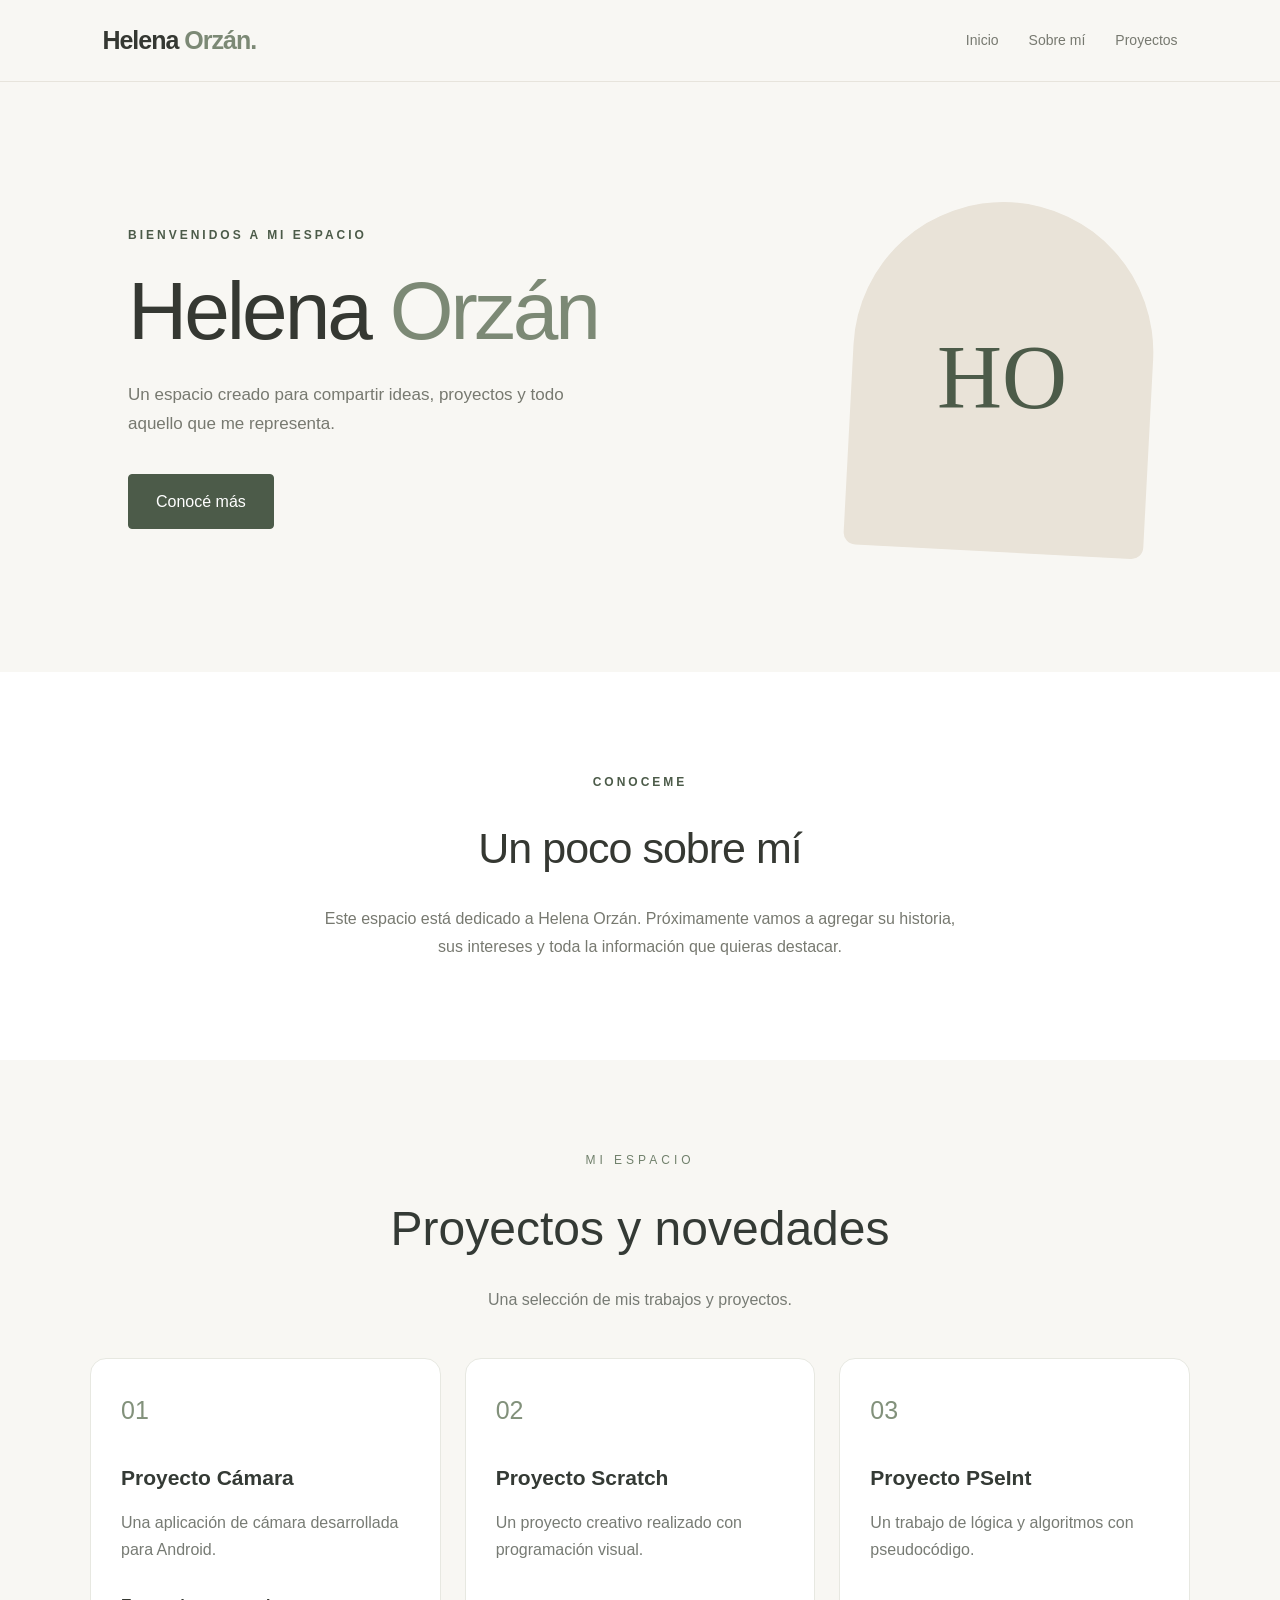
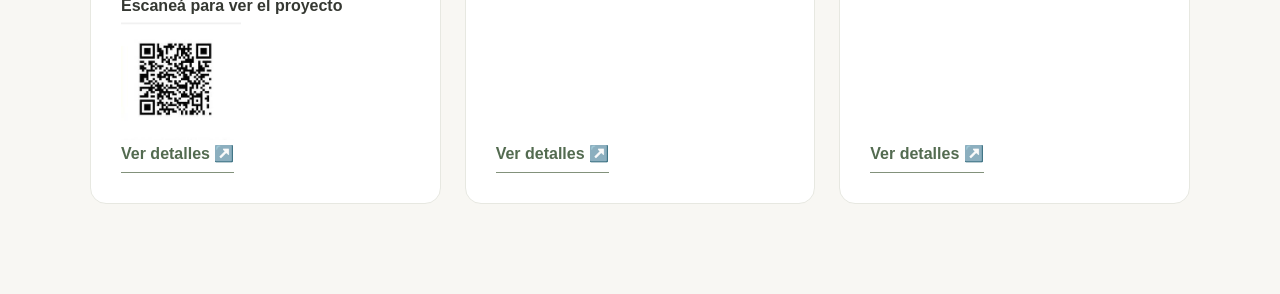
<file: index.htm>
<!DOCTYPE html>
<html lang="es">
<head>
<meta charset="UTF-8">
<meta name="viewport" content="width=device-width, initial-scale=1.0">
<meta name="description" content="Página web de Helena Orzán">
<title>Helena Orzán | Página oficial</title>
<link rel="stylesheet" href="styles.css">
</head>
<body>
<header class="header">
<a href="#inicio" class="logo">Helena <span>Orzán.</span></a>
<button class="menu-toggle" id="menuToggle"
aria-label="Abrir menú" aria-expanded="false">
☰
</button>
<nav class="nav" id="nav">
<a href="#inicio">Inicio</a>
<a href="#sobre-mi">Sobre mí</a>
<a href="#proyectos">Proyectos</a>
</nav>
</header>
<main>
<section class="hero" id="inicio">
<div class="hero-content">
<p class="eyebrow">BIENVENIDOS A MI ESPACIO</p>
<h1>Helena <span>Orzán</span></h1>
<p class="hero-text">
Un espacio creado para compartir ideas, proyectos
y todo aquello que me representa.
</p>
<a href="#sobre-mi" class="btn">Conocé más</a>
</div>
<div class="hero-decoration" aria-hidden="true">
<span>HO</span>
</div>
</section>
<section class="section about" id="sobre-mi">
<p class="eyebrow">CONOCEME</p>
<h2>Un poco sobre mí</h2>
<p class="section-text">
Este espacio está dedicado a Helena Orzán.
Próximamente vamos a agregar su historia,
sus intereses y toda la información que quieras destacar.
</p>
</section>
<section id="proyectos" class="proyectos">
  <div class="proyectos-contenido">
    <p class="etiqueta">MI ESPACIO</p>
    <h2>Proyectos y novedades</h2>
    <p class="intro">
      Una selección de mis trabajos y proyectos.
    </p>

    <div class="lista-proyectos">

     
      <article class="tarjeta-proyecto">
        <span class="numero">01</span>
        <h3>Proyecto Cámara</h3>
        <p>Una aplicación de cámara desarrollada para Android.</p>
              <h4>Escaneá para ver el proyecto</h4>
        <img
          src="imagenes/qr-camara.jpeg"
          alt="QR del Proyecto Cámara"
          style="width:120px; height:auto;"
        >
        <a class="boton-detalles" href="camara.html">
          Ver detalles ↗️
        </a>
      </article>


      <article class="tarjeta-proyecto">
        <span class="numero">02</span>
        <h3>Proyecto Scratch</h3>
        <p>Un proyecto creativo realizado con programación visual.</p>
        <a class="boton-detalles"
           href="https://scratch.mit.edu/"
           target="_blank"
           rel="noopener noreferrer">
          Ver detalles ↗️
        </a>
      </article>

      <article class="tarjeta-proyecto">
        <span class="numero">03</span>
        <h3>Proyecto PSeInt</h3>
        <p>Un trabajo de lógica y algoritmos con pseudocódigo.</p>
        <a class="boton-detalles"
           href="https://pseint.sourceforge.net/"
           target="_blank"
           rel="noopener noreferrer">
          Ver detalles ↗️
        </a>
      </article>

    </div>
  </div>
</section>
</body>
</html>
</file>
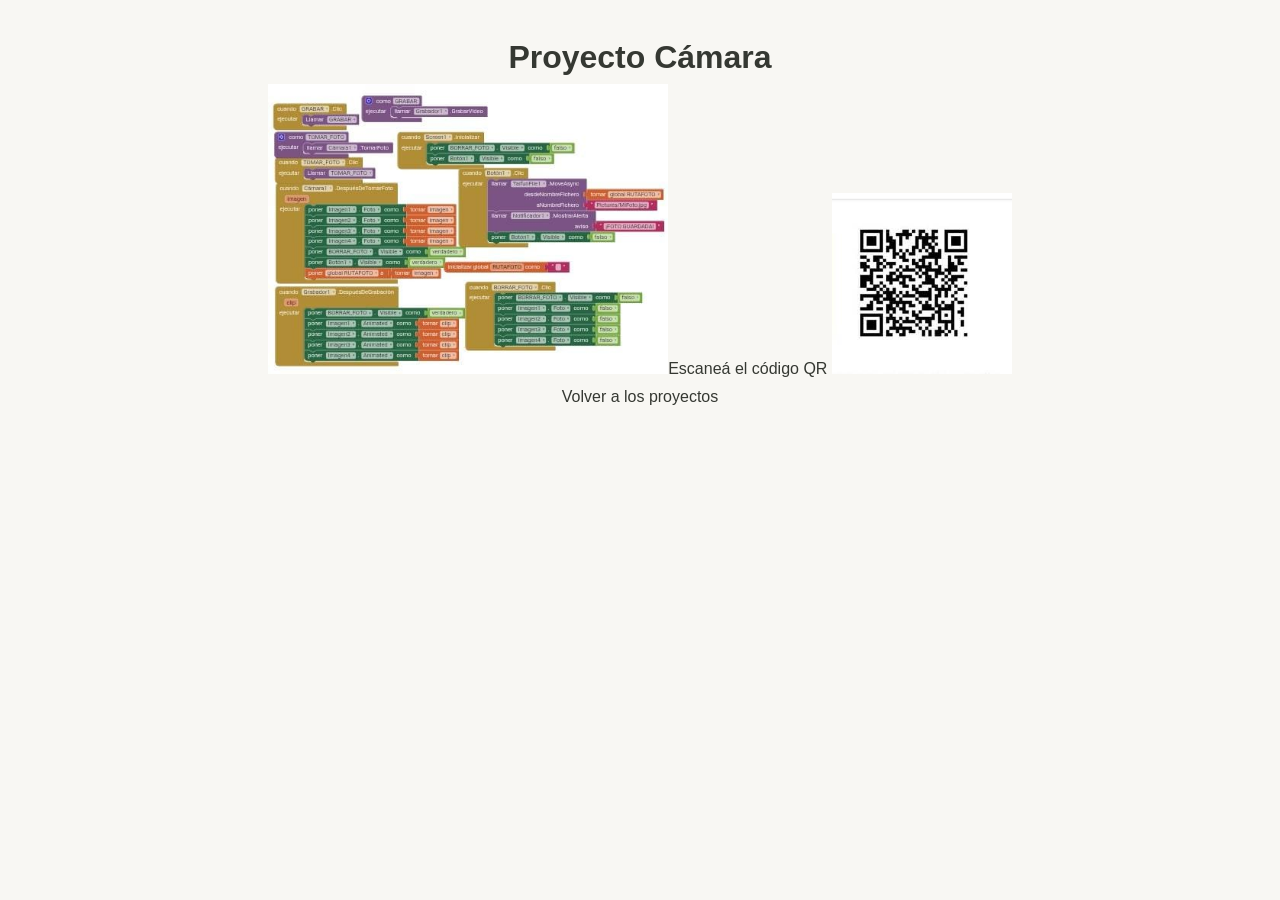
<file: camara.html>
<!DOCTYPE html>
<html lang="es">
<head>
  <meta charset="UTF-8">
  <meta name="viewport" content="width=device-width, initial-scale=1.0">
  <title>Proyecto Cámara</title>
  <link rel="stylesheet" href="styles.css">
</head>
<body>
  <main style="text-align:center; padding:30px;">
    <h1>Proyecto Cámara</h1>
    <img
      src="imagenes/camara.jpeg"
      alt="Proyecto Cámara"
style="width:80%; max-width:400px; height:auto;"  
    <h2>Escaneá el código QR</h2>
    <img
      src="imagenes/qr-camara.jpeg"
      alt="Código QR del Proyecto Cámara"
      style="width:180px; height:auto;"
      >
    <p>
      <a href="index.htm#proyectos">Volver a los proyectos</a>
    </p>
  </main>
</body>
</html>
</file>
<file: styles.css>
:root {
  --fondo: #f8f7f3;
  --blanco: #ffffff;
  --verde: #7c8975;
  --verde-oscuro: #4c5b49;
  --beige: #e9e3d8;
  --texto: #353832;
  --texto-suave: #777970;
  --borde: #e7e4dc;
}

* {
  margin: 0;
  padding: 0;
  box-sizing: border-box;
}

html {
  scroll-behavior: smooth;
  scroll-padding-top: 90px;
}

body {
  font-family: Arial, Helvetica, sans-serif;
  background: var(--fondo);
  color: var(--texto);
  line-height: 1.7;
}

a {
  color: inherit;
  text-decoration: none;
}

button,
input,
textarea {
  font: inherit;
}

/* ENCABEZADO */
.header {
  min-height: 82px;
  padding: 18px 8%;
  display: flex;
  justify-content: space-between;
  align-items: center;
  background: var(--fondo);
  border-bottom: 1px solid var(--borde);
  position: sticky;
  top: 0;
  z-index: 100;
}

.logo {
  font-size: 25px;
  font-weight: 700;
  letter-spacing: -1px;
}

.logo span {
  color: var(--verde);
}

.nav {
  display: flex;
  align-items: center;
  gap: 30px;
}

.nav a {
  font-size: 14px;
  color: var(--texto-suave);
  transition: color 0.2s;
}

.nav a:hover {
  color: var(--verde-oscuro);
}

.menu-toggle {
  display: none;
  background: none;
  border: none;
  font-size: 27px;
  cursor: pointer;
  color: var(--texto);
}

/* PORTADA */
.hero {
  min-height: 590px;
  padding: 100px 10%;
  display: flex;
  align-items: center;
  justify-content: space-between;
  gap: 50px;
  overflow: hidden;
}

.hero-content {
  max-width: 620px;
}

.eyebrow {
  color: var(--verde-oscuro);
  font-size: 12px;
  font-weight: 700;
  letter-spacing: 3px;
  margin-bottom: 20px;
}

.hero h1 {
  font-size: clamp(48px, 7vw, 82px);
  font-weight: 500;
  line-height: 1.1;
  letter-spacing: -3px;
  margin-bottom: 25px;
}

.hero h1 span {
  color: var(--verde);
}

.hero-text {
  max-width: 460px;
  color: var(--texto-suave);
  margin-bottom: 35px;
  font-size: 17px;
}

.btn {
  display: inline-block;
  background: var(--verde-oscuro);
  color: var(--blanco);
padding: 13px 27px;
border: 1px solid var(--verde-oscuro);
border-radius: 4px;
cursor: pointer;
transition: background 0.2s, transform 0.2s;
}
.btn:hover {
background: var(--verde);
transform: translateY(-2px);
}
/* DECORACIÓN */
.hero-decoration {
width: 300px;
height: 350px;
flex-shrink: 0;
border-radius: 150px 150px 12px 12px;
background: var(--beige);
display: flex;
align-items: center;
justify-content: center;
transform: rotate(3deg);
}
.hero-decoration span {
font-family: Georgia, serif;
font-size: 90px;
color: var(--verde-oscuro);
transform: rotate(-3deg);
}
/* SECCIONES */
.section {
padding: 100px 10%;
}
.section h2 {
font-size: clamp(30px, 4vw, 43px);
font-weight: 500;
letter-spacing: -1px;
margin-bottom: 20px;
}
.about {
background: var(--blanco);
text-align: center;
}
.section-text {
max-width: 650px;
margin: 0 auto;
color: var(--texto-suave);
}
/* PROYECTOS */
.projects {
text-align: center;
}
.cards {
display: grid;
grid-template-columns: repeat(3, minmax(0, 1fr));
gap: 22px;
margin-top: 45px;
text-align: left;
}
.card {
background: var(--blanco);
border: 1px solid var(--borde);
border-radius: 8px;
padding: 30px;
transition: transform 0.25s, box-shadow 0.25s;
}
.card:hover {
transform: translateY(-5px);
box-shadow: 0 12px 30px rgba(50, 55, 45, 0.07);
}
.card-number {
color: var(--verde);
font-family: Georgia, serif;
font-size: 30px;
}
.card h3 {
margin: 15px 0 10px;
font-size: 21px;
}
.card p {
color: var(--texto-suave);
font-size: 14px;
margin-bottom: 20px;
}
.details-btn,
.text-link {
color: var(--verde-oscuro);
font-weight: 700;
font-size: 14px;
}
.details-btn {
background: none;
border: none;
cursor: pointer;
}
.details-btn:hover,
.text-link:hover {
text-decoration: underline;
}
.detail-message {
color: var(--verde-oscuro);
margin-top: 25px;
min-height: 28px;
}
/* CONTACTO */
.contact {
background: var(--beige);
text-align: center;
}
.contact form {
max-width: 520px;
margin: 35px auto 0;
text-align: left;
display: flex;
flex-direction: column;
gap: 12px;
}
.contact label {
font-size: 14px;
font-weight: 700;
}
.contact input,
.contact textarea {
width: 100%;
padding: 14px;
background: var(--blanco);
color: var(--texto);
border: 1px solid #d9d5cb;
border-radius: 4px;
outline: none;
}
.contact input:focus,
.contact textarea:focus {
border-color: var(--verde-oscuro);
}
.contact textarea {
resize: vertical;
}
.contact form .btn {
align-self: flex-start;
margin-top: 10px;
}
#formMessage {
margin-top: 20px;
color: var(--verde-oscuro);
}

/* PIE DE PÁGINA */
.footer {
padding: 45px 8%;
text-align: center;
background: var(--fondo);
}
.footer p {
color: var(--texto-suave);
font-size: 13px;
margin-top: 8px;
}
.footer .copyright {
margin-top: 20px;
}
/* ADAPTACIÓN A CELULARES */
@media (max-width: 800px) {
.header {
padding: 16px 6%;
}
.menu-toggle {
display: block;
}
.nav {
display: none;
position: absolute;
top: 100%;
left: 0;
width: 100%;
background: var(--fondo);
padding: 22px 6%;
border-bottom: 1px solid var(--borde);
flex-direction: column;
align-items: flex-start;
gap: 18px;
}
.nav.active {
display: flex;
}
.hero {
padding: 75px 7%;
flex-direction: column;
align-items: flex-start;
gap: 45px;
}
.hero-decoration {
width: 100%;
max-width: 340px;
height: 250px;
align-self: center;
}
.hero-decoration span {
font-size: 75px;
}
.section {
padding: 75px 7%;
}
.cards {
grid-template-columns: 1fr;
}
.card {
padding: 25px;
}
}
/* ACCESIBILIDAD */
@media (prefers-reduced-motion: reduce) {
html {
scroll-behavior: auto;
}
*,
*::before,
*::after {
transition-duration: 0.01ms !important;
}
}
/* Sección de proyectos */
.proyectos {
  padding: 90px 24px;
  background: #f8f7f3;
}

.proyectos-contenido {
  max-width: 1100px;
  margin: 0 auto;
  text-align: center;
}

.proyectos .etiqueta {
  font-size: 12px;
  letter-spacing: 4px;
  color: #71816c;
  margin-bottom: 18px;
}

.proyectos h2 {
  font-size: clamp(30px, 5vw, 48px);
  font-weight: 500;
  margin: 0 0 16px;
  color: #343a35;
}

.proyectos .intro {
  color: #777b74;
  margin-bottom: 45px;
}

.lista-proyectos {
  display: grid;
  grid-template-columns: repeat(3, minmax(0, 1fr));
  gap: 24px;
  text-align: left;
}

.tarjeta-proyecto {
  padding: 30px;
  background: #ffffff;
  border: 1px solid #e7e8e1;
  border-radius: 16px;
  display: flex;
  flex-direction: column;
  align-items: flex-start;
  transition: transform 0.2s, box-shadow 0.2s;
}

.tarjeta-proyecto:hover {
  transform: translateY(-5px);
  box-shadow: 0 12px 28px #0000000d;
}

.tarjeta-proyecto .numero {
  color: #82917b;
  font-size: 25px;
  margin-bottom: 28px;
}

.tarjeta-proyecto h3 {
  font-size: 21px;
  color: #343a35;
  margin: 0 0 14px;
}

.tarjeta-proyecto p {
  color: #777b74;
  line-height: 1.7;
  margin-bottom: 28px;
}

.boton-detalles {
  margin-top: auto;
  display: inline-block;
  color: #536b50;
  text-decoration: none;
  font-weight: 600;
  border-bottom: 1px solid #82917b;
  padding-bottom: 5px;
}

.boton-detalles:hover {
  color: #283f29;
}

/* En pantallas pequeñas */
@media (max-width: 800px) {
  .lista-proyectos {
    grid-template-columns: repeat(2, minmax(0, 1fr));
  }
}

@media (max-width: 550px) {
  .proyectos {
    padding: 60px 18px;
  }

  .lista-proyectos {
    grid-template-columns: 1fr;
  }
}
.imagen-proyecto {
  width: 100%;
  height: 120px;
  object-fit: cover;
  border-radius: 10px;
  margin-bottom: 15px;
}
</file>
